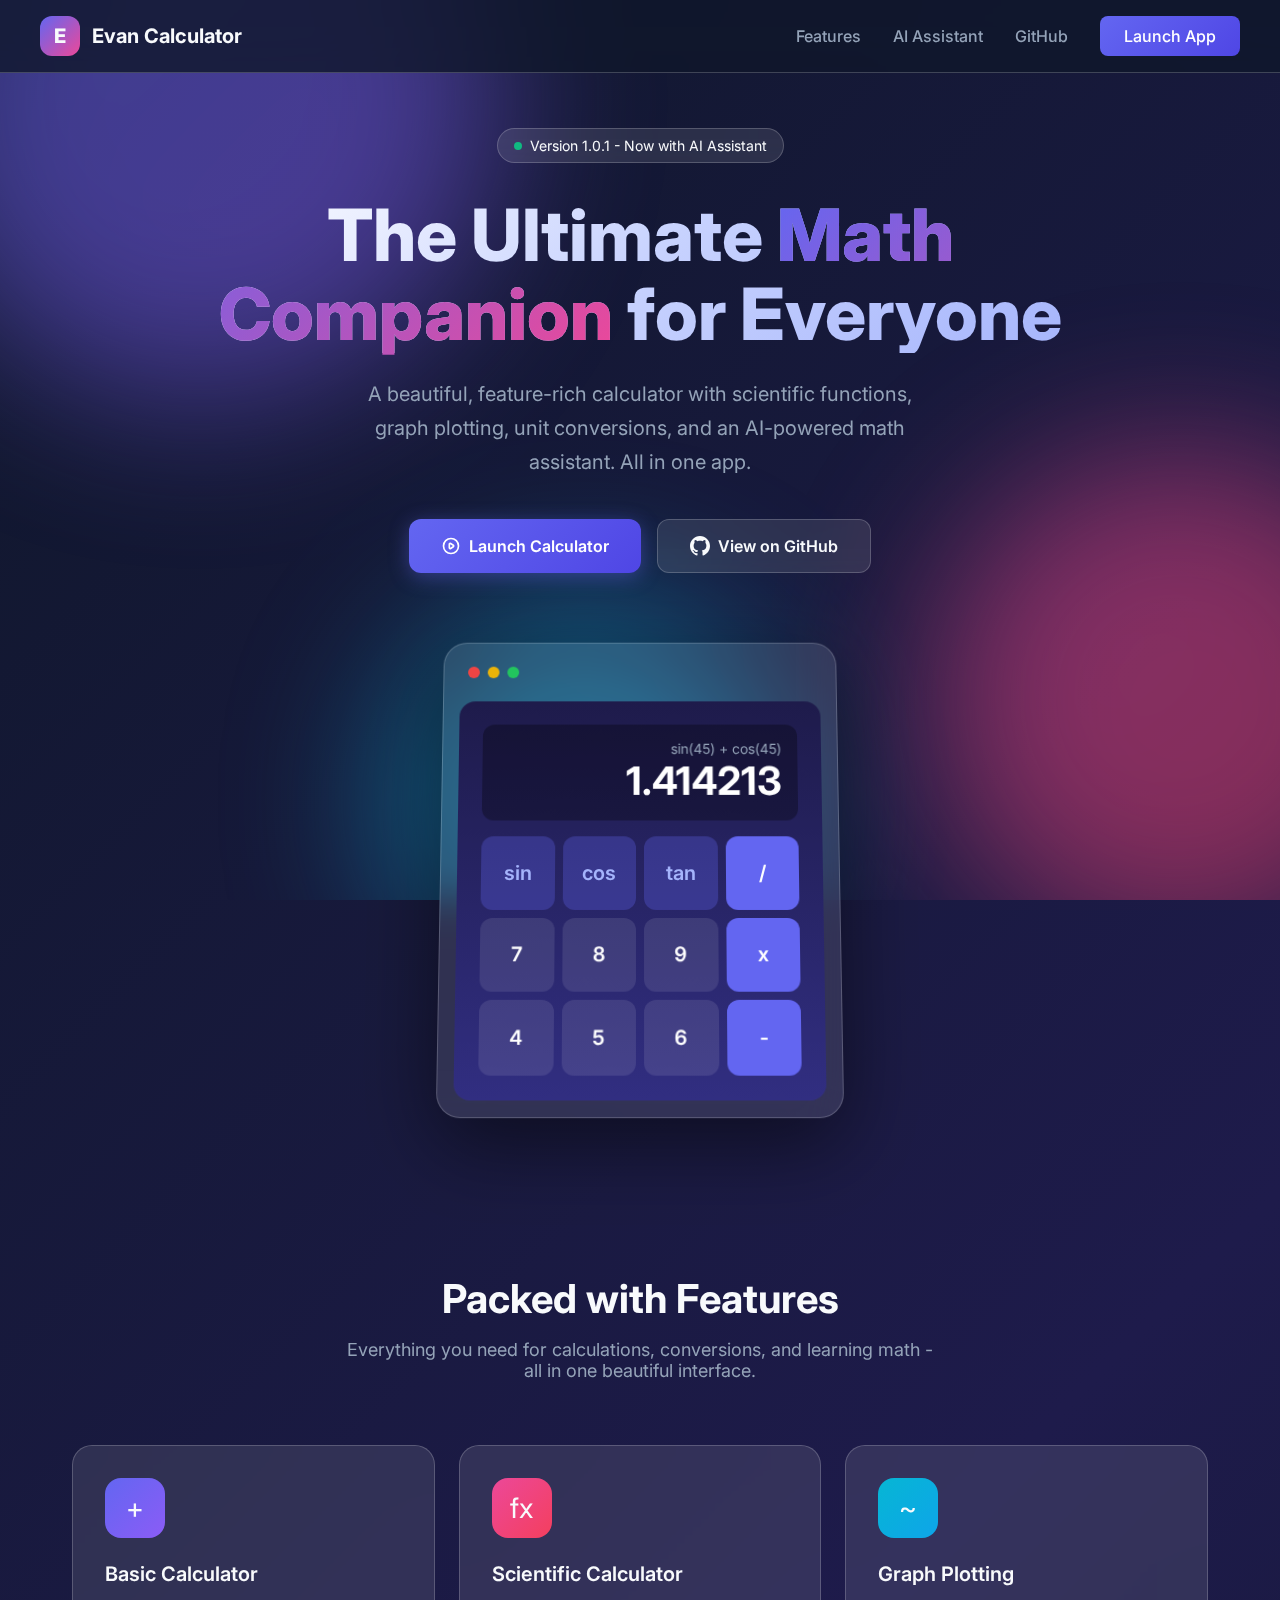
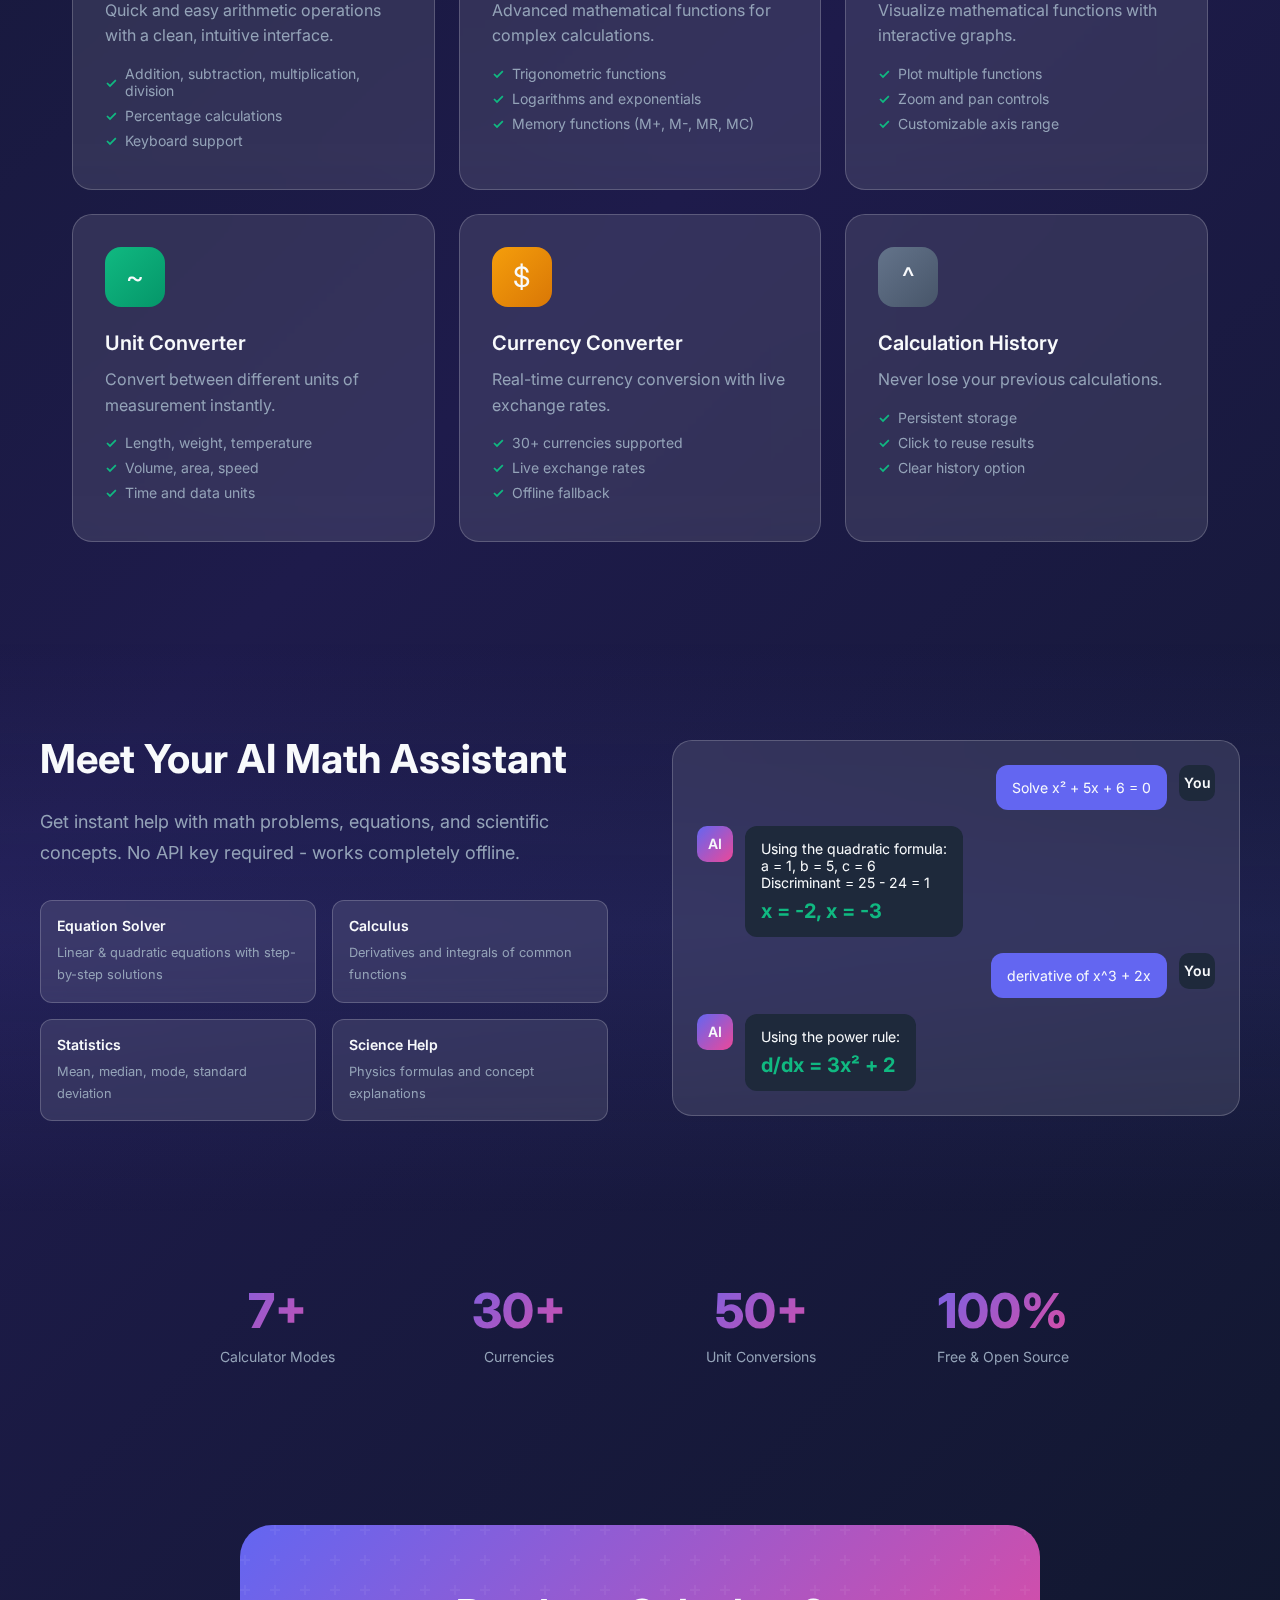
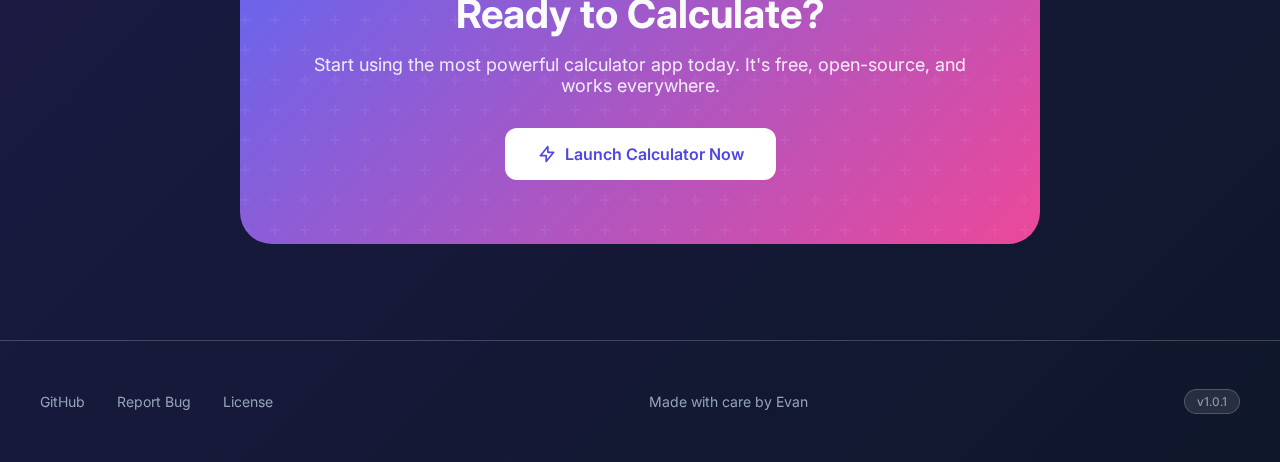
<file: landing.html>
<!DOCTYPE html>
<html lang="en">
<head>
    <meta charset="UTF-8">
    <meta name="viewport" content="width=device-width, initial-scale=1.0">
    <title>Evan Calculator - The Ultimate Math Companion</title>
    <link rel="preconnect" href="https://fonts.googleapis.com">
    <link rel="preconnect" href="https://fonts.gstatic.com" crossorigin>
    <link href="https://fonts.googleapis.com/css2?family=Inter:wght@300;400;500;600;700;800&display=swap" rel="stylesheet">
    <style>
        * {
            margin: 0;
            padding: 0;
            box-sizing: border-box;
        }

        :root {
            --primary: #6366f1;
            --primary-dark: #4f46e5;
            --secondary: #ec4899;
            --accent: #06b6d4;
            --dark: #0f172a;
            --dark-light: #1e293b;
            --text: #f8fafc;
            --text-muted: #94a3b8;
            --glass: rgba(255, 255, 255, 0.1);
            --glass-border: rgba(255, 255, 255, 0.2);
        }

        body {
            font-family: 'Inter', -apple-system, BlinkMacSystemFont, sans-serif;
            background: linear-gradient(135deg, #0f172a 0%, #1e1b4b 50%, #0f172a 100%);
            color: var(--text);
            min-height: 100vh;
            overflow-x: hidden;
        }

        /* Animated Background */
        .bg-animation {
            position: fixed;
            top: 0;
            left: 0;
            width: 100%;
            height: 100%;
            z-index: -1;
            overflow: hidden;
        }

        .bg-animation .shape {
            position: absolute;
            border-radius: 50%;
            filter: blur(80px);
            opacity: 0.5;
            animation: float 20s infinite ease-in-out;
        }

        .shape-1 {
            width: 600px;
            height: 600px;
            background: linear-gradient(135deg, #6366f1, #8b5cf6);
            top: -200px;
            left: -100px;
            animation-delay: 0s;
        }

        .shape-2 {
            width: 500px;
            height: 500px;
            background: linear-gradient(135deg, #ec4899, #f43f5e);
            top: 50%;
            right: -150px;
            animation-delay: -5s;
        }

        .shape-3 {
            width: 400px;
            height: 400px;
            background: linear-gradient(135deg, #06b6d4, #0ea5e9);
            bottom: -100px;
            left: 30%;
            animation-delay: -10s;
        }

        @keyframes float {
            0%, 100% { transform: translate(0, 0) rotate(0deg); }
            25% { transform: translate(50px, 50px) rotate(5deg); }
            50% { transform: translate(0, 100px) rotate(0deg); }
            75% { transform: translate(-50px, 50px) rotate(-5deg); }
        }

        /* Navigation */
        nav {
            position: fixed;
            top: 0;
            left: 0;
            right: 0;
            z-index: 1000;
            padding: 1rem 2rem;
            background: rgba(15, 23, 42, 0.8);
            backdrop-filter: blur(20px);
            border-bottom: 1px solid var(--glass-border);
        }

        .nav-container {
            max-width: 1200px;
            margin: 0 auto;
            display: flex;
            justify-content: space-between;
            align-items: center;
        }

        .logo {
            display: flex;
            align-items: center;
            gap: 0.75rem;
            text-decoration: none;
            color: var(--text);
        }

        .logo-icon {
            width: 40px;
            height: 40px;
            background: linear-gradient(135deg, var(--primary), var(--secondary));
            border-radius: 12px;
            display: flex;
            align-items: center;
            justify-content: center;
            font-weight: 800;
            font-size: 1.25rem;
        }

        .logo-text {
            font-weight: 700;
            font-size: 1.25rem;
        }

        .nav-links {
            display: flex;
            gap: 2rem;
            align-items: center;
        }

        .nav-links a {
            color: var(--text-muted);
            text-decoration: none;
            font-weight: 500;
            transition: color 0.3s;
        }

        .nav-links a:hover {
            color: var(--text);
        }

        .nav-cta {
            background: linear-gradient(135deg, var(--primary), var(--primary-dark));
            padding: 0.625rem 1.5rem;
            border-radius: 8px;
            color: white !important;
            font-weight: 600;
            transition: transform 0.3s, box-shadow 0.3s;
        }

        .nav-cta:hover {
            transform: translateY(-2px);
            box-shadow: 0 10px 30px rgba(99, 102, 241, 0.4);
        }

        /* Hero Section */
        .hero {
            min-height: 100vh;
            display: flex;
            align-items: center;
            justify-content: center;
            padding: 8rem 2rem 4rem;
            text-align: center;
        }

        .hero-content {
            max-width: 900px;
        }

        .badge {
            display: inline-flex;
            align-items: center;
            gap: 0.5rem;
            background: var(--glass);
            border: 1px solid var(--glass-border);
            padding: 0.5rem 1rem;
            border-radius: 100px;
            font-size: 0.875rem;
            margin-bottom: 2rem;
            backdrop-filter: blur(10px);
        }

        .badge-dot {
            width: 8px;
            height: 8px;
            background: #10b981;
            border-radius: 50%;
            animation: pulse 2s infinite;
        }

        @keyframes pulse {
            0%, 100% { opacity: 1; }
            50% { opacity: 0.5; }
        }

        .hero h1 {
            font-size: clamp(2.5rem, 6vw, 4.5rem);
            font-weight: 800;
            line-height: 1.1;
            margin-bottom: 1.5rem;
            background: linear-gradient(135deg, #fff 0%, #c7d2fe 50%, #a5b4fc 100%);
            -webkit-background-clip: text;
            -webkit-text-fill-color: transparent;
            background-clip: text;
        }

        .hero h1 span {
            background: linear-gradient(135deg, var(--primary), var(--secondary));
            -webkit-background-clip: text;
            background-clip: text;
        }

        .hero p {
            font-size: 1.25rem;
            color: var(--text-muted);
            max-width: 600px;
            margin: 0 auto 2.5rem;
            line-height: 1.7;
        }

        .hero-buttons {
            display: flex;
            gap: 1rem;
            justify-content: center;
            flex-wrap: wrap;
        }

        .btn {
            display: inline-flex;
            align-items: center;
            gap: 0.5rem;
            padding: 1rem 2rem;
            border-radius: 12px;
            font-weight: 600;
            font-size: 1rem;
            text-decoration: none;
            transition: all 0.3s;
            cursor: pointer;
            border: none;
        }

        .btn-primary {
            background: linear-gradient(135deg, var(--primary), var(--primary-dark));
            color: white;
            box-shadow: 0 4px 20px rgba(99, 102, 241, 0.4);
        }

        .btn-primary:hover {
            transform: translateY(-3px);
            box-shadow: 0 8px 30px rgba(99, 102, 241, 0.5);
        }

        .btn-secondary {
            background: var(--glass);
            color: var(--text);
            border: 1px solid var(--glass-border);
            backdrop-filter: blur(10px);
        }

        .btn-secondary:hover {
            background: rgba(255, 255, 255, 0.15);
            transform: translateY(-3px);
        }

        /* App Preview */
        .app-preview {
            margin-top: 4rem;
            position: relative;
        }

        .preview-container {
            background: var(--glass);
            border: 1px solid var(--glass-border);
            border-radius: 24px;
            padding: 1rem;
            backdrop-filter: blur(20px);
            box-shadow: 0 25px 80px rgba(0, 0, 0, 0.5);
            max-width: 400px;
            margin: 0 auto;
            transform: perspective(1000px) rotateX(5deg);
            transition: transform 0.5s;
        }

        .preview-container:hover {
            transform: perspective(1000px) rotateX(0deg);
        }

        .preview-header {
            display: flex;
            gap: 0.5rem;
            margin-bottom: 1rem;
            padding: 0.5rem;
        }

        .preview-dot {
            width: 12px;
            height: 12px;
            border-radius: 50%;
        }

        .preview-dot:nth-child(1) { background: #ef4444; }
        .preview-dot:nth-child(2) { background: #eab308; }
        .preview-dot:nth-child(3) { background: #22c55e; }

        .preview-screen {
            background: linear-gradient(180deg, #1e1b4b 0%, #312e81 100%);
            border-radius: 16px;
            padding: 1.5rem;
            min-height: 300px;
        }

        .preview-display {
            background: rgba(0, 0, 0, 0.3);
            border-radius: 12px;
            padding: 1rem;
            text-align: right;
            margin-bottom: 1rem;
        }

        .preview-expression {
            color: var(--text-muted);
            font-size: 0.875rem;
        }

        .preview-result {
            font-size: 2.5rem;
            font-weight: 700;
            color: white;
        }

        .preview-buttons {
            display: grid;
            grid-template-columns: repeat(4, 1fr);
            gap: 0.5rem;
        }

        .preview-btn {
            aspect-ratio: 1;
            border-radius: 12px;
            display: flex;
            align-items: center;
            justify-content: center;
            font-weight: 600;
            font-size: 1.25rem;
        }

        .preview-btn.num { background: rgba(255, 255, 255, 0.1); color: white; }
        .preview-btn.op { background: var(--primary); color: white; }
        .preview-btn.fn { background: rgba(99, 102, 241, 0.3); color: #a5b4fc; }

        /* Features Section */
        .features {
            padding: 6rem 2rem;
            max-width: 1200px;
            margin: 0 auto;
        }

        .section-header {
            text-align: center;
            margin-bottom: 4rem;
        }

        .section-header h2 {
            font-size: 2.5rem;
            font-weight: 700;
            margin-bottom: 1rem;
        }

        .section-header p {
            color: var(--text-muted);
            font-size: 1.125rem;
            max-width: 600px;
            margin: 0 auto;
        }

        .features-grid {
            display: grid;
            grid-template-columns: repeat(auto-fit, minmax(350px, 1fr));
            gap: 1.5rem;
        }

        .feature-card {
            background: var(--glass);
            border: 1px solid var(--glass-border);
            border-radius: 20px;
            padding: 2rem;
            backdrop-filter: blur(20px);
            transition: transform 0.3s, box-shadow 0.3s;
        }

        .feature-card:hover {
            transform: translateY(-5px);
            box-shadow: 0 20px 40px rgba(0, 0, 0, 0.3);
        }

        .feature-icon {
            width: 60px;
            height: 60px;
            border-radius: 16px;
            display: flex;
            align-items: center;
            justify-content: center;
            font-size: 1.75rem;
            margin-bottom: 1.5rem;
        }

        .feature-icon.basic { background: linear-gradient(135deg, #6366f1, #8b5cf6); }
        .feature-icon.scientific { background: linear-gradient(135deg, #ec4899, #f43f5e); }
        .feature-icon.graph { background: linear-gradient(135deg, #06b6d4, #0ea5e9); }
        .feature-icon.converter { background: linear-gradient(135deg, #10b981, #059669); }
        .feature-icon.currency { background: linear-gradient(135deg, #f59e0b, #d97706); }
        .feature-icon.ai { background: linear-gradient(135deg, #8b5cf6, #6366f1); }
        .feature-icon.history { background: linear-gradient(135deg, #64748b, #475569); }

        .feature-card h3 {
            font-size: 1.25rem;
            font-weight: 600;
            margin-bottom: 0.75rem;
        }

        .feature-card p {
            color: var(--text-muted);
            line-height: 1.6;
            margin-bottom: 1rem;
        }

        .feature-list {
            list-style: none;
        }

        .feature-list li {
            display: flex;
            align-items: center;
            gap: 0.5rem;
            color: var(--text-muted);
            font-size: 0.875rem;
            margin-bottom: 0.5rem;
        }

        .feature-list li::before {
            content: "✓";
            color: #10b981;
            font-weight: 600;
        }

        /* AI Section */
        .ai-section {
            padding: 6rem 2rem;
            background: linear-gradient(180deg, transparent 0%, rgba(99, 102, 241, 0.1) 50%, transparent 100%);
        }

        .ai-container {
            max-width: 1200px;
            margin: 0 auto;
            display: grid;
            grid-template-columns: 1fr 1fr;
            gap: 4rem;
            align-items: center;
        }

        .ai-content h2 {
            font-size: 2.5rem;
            font-weight: 700;
            margin-bottom: 1.5rem;
        }

        .ai-content p {
            color: var(--text-muted);
            font-size: 1.125rem;
            line-height: 1.7;
            margin-bottom: 2rem;
        }

        .ai-features {
            display: grid;
            grid-template-columns: 1fr 1fr;
            gap: 1rem;
        }

        .ai-feature {
            background: var(--glass);
            border: 1px solid var(--glass-border);
            border-radius: 12px;
            padding: 1rem;
            backdrop-filter: blur(10px);
        }

        .ai-feature h4 {
            font-size: 0.875rem;
            font-weight: 600;
            margin-bottom: 0.5rem;
            display: flex;
            align-items: center;
            gap: 0.5rem;
        }

        .ai-feature p {
            font-size: 0.8rem;
            color: var(--text-muted);
            margin: 0;
        }

        .ai-demo {
            background: var(--glass);
            border: 1px solid var(--glass-border);
            border-radius: 20px;
            padding: 1.5rem;
            backdrop-filter: blur(20px);
        }

        .ai-chat {
            display: flex;
            flex-direction: column;
            gap: 1rem;
        }

        .chat-message {
            display: flex;
            gap: 0.75rem;
            align-items: flex-start;
        }

        .chat-message.user {
            flex-direction: row-reverse;
        }

        .chat-avatar {
            width: 36px;
            height: 36px;
            border-radius: 10px;
            display: flex;
            align-items: center;
            justify-content: center;
            font-size: 0.875rem;
            font-weight: 600;
            flex-shrink: 0;
        }

        .chat-avatar.ai {
            background: linear-gradient(135deg, var(--primary), var(--secondary));
        }

        .chat-avatar.user {
            background: var(--dark-light);
        }

        .chat-bubble {
            background: var(--dark-light);
            padding: 0.875rem 1rem;
            border-radius: 12px;
            max-width: 280px;
        }

        .chat-message.user .chat-bubble {
            background: var(--primary);
        }

        .chat-bubble p {
            font-size: 0.875rem;
            margin: 0;
            color: var(--text);
        }

        .chat-bubble .result {
            font-size: 1.25rem;
            font-weight: 700;
            color: #10b981;
            margin-top: 0.5rem;
        }

        /* Stats Section */
        .stats {
            padding: 4rem 2rem;
            max-width: 1000px;
            margin: 0 auto;
        }

        .stats-grid {
            display: grid;
            grid-template-columns: repeat(4, 1fr);
            gap: 2rem;
            text-align: center;
        }

        .stat-item h3 {
            font-size: 3rem;
            font-weight: 800;
            background: linear-gradient(135deg, var(--primary), var(--secondary));
            -webkit-background-clip: text;
            -webkit-text-fill-color: transparent;
            background-clip: text;
        }

        .stat-item p {
            color: var(--text-muted);
            font-size: 0.875rem;
            margin-top: 0.5rem;
        }

        /* CTA Section */
        .cta {
            padding: 6rem 2rem;
            text-align: center;
        }

        .cta-container {
            max-width: 800px;
            margin: 0 auto;
            background: linear-gradient(135deg, var(--primary), var(--secondary));
            border-radius: 32px;
            padding: 4rem;
            position: relative;
            overflow: hidden;
        }

        .cta-container::before {
            content: "";
            position: absolute;
            top: 0;
            left: 0;
            right: 0;
            bottom: 0;
            background: url("data:image/svg+xml,%3Csvg width='60' height='60' viewBox='0 0 60 60' xmlns='http://www.w3.org/2000/svg'%3E%3Cg fill='none' fill-rule='evenodd'%3E%3Cg fill='%23ffffff' fill-opacity='0.1'%3E%3Cpath d='M36 34v-4h-2v4h-4v2h4v4h2v-4h4v-2h-4zm0-30V0h-2v4h-4v2h4v4h2V6h4V4h-4zM6 34v-4H4v4H0v2h4v4h2v-4h4v-2H6zM6 4V0H4v4H0v2h4v4h2V6h4V4H6z'/%3E%3C/g%3E%3C/g%3E%3C/svg%3E");
            opacity: 0.5;
        }

        .cta-container h2 {
            font-size: 2.5rem;
            font-weight: 700;
            margin-bottom: 1rem;
            position: relative;
        }

        .cta-container p {
            font-size: 1.125rem;
            opacity: 0.9;
            margin-bottom: 2rem;
            position: relative;
        }

        .cta-container .btn {
            background: white;
            color: var(--primary-dark);
            position: relative;
        }

        .cta-container .btn:hover {
            background: #f8fafc;
        }

        /* Footer */
        footer {
            padding: 3rem 2rem;
            border-top: 1px solid var(--glass-border);
        }

        .footer-container {
            max-width: 1200px;
            margin: 0 auto;
            display: flex;
            justify-content: space-between;
            align-items: center;
            flex-wrap: wrap;
            gap: 1rem;
        }

        .footer-links {
            display: flex;
            gap: 2rem;
        }

        .footer-links a {
            color: var(--text-muted);
            text-decoration: none;
            font-size: 0.875rem;
            transition: color 0.3s;
        }

        .footer-links a:hover {
            color: var(--text);
        }

        .footer-copy {
            color: var(--text-muted);
            font-size: 0.875rem;
        }

        .version-badge {
            background: var(--glass);
            border: 1px solid var(--glass-border);
            padding: 0.25rem 0.75rem;
            border-radius: 100px;
            font-size: 0.75rem;
            color: var(--text-muted);
        }

        /* Responsive */
        @media (max-width: 768px) {
            .nav-links {
                display: none;
            }

            .hero h1 {
                font-size: 2.25rem;
            }

            .hero p {
                font-size: 1rem;
            }

            .features-grid {
                grid-template-columns: 1fr;
            }

            .ai-container {
                grid-template-columns: 1fr;
            }

            .ai-demo {
                order: -1;
            }

            .stats-grid {
                grid-template-columns: repeat(2, 1fr);
            }

            .cta-container {
                padding: 2rem;
            }

            .footer-container {
                flex-direction: column;
                text-align: center;
            }
        }
    </style>
</head>
<body>
    <!-- Background Animation -->
    <div class="bg-animation">
        <div class="shape shape-1"></div>
        <div class="shape shape-2"></div>
        <div class="shape shape-3"></div>
    </div>

    <!-- Navigation -->
    <nav>
        <div class="nav-container">
            <a href="#" class="logo">
                <div class="logo-icon">E</div>
                <span class="logo-text">Evan Calculator</span>
            </a>
            <div class="nav-links">
                <a href="#features">Features</a>
                <a href="#ai">AI Assistant</a>
                <a href="https://github.com/evancoder36/calculatorapp" target="_blank">GitHub</a>
                <a href="index.html" class="nav-cta">Launch App</a>
            </div>
        </div>
    </nav>

    <!-- Hero Section -->
    <section class="hero">
        <div class="hero-content">
            <div class="badge">
                <span class="badge-dot"></span>
                Version 1.0.1 - Now with AI Assistant
            </div>
            <h1>The Ultimate <span>Math Companion</span> for Everyone</h1>
            <p>A beautiful, feature-rich calculator with scientific functions, graph plotting, unit conversions, and an AI-powered math assistant. All in one app.</p>
            <div class="hero-buttons">
                <a href="index.html" class="btn btn-primary">
                    <svg width="20" height="20" fill="none" stroke="currentColor" viewBox="0 0 24 24">
                        <path stroke-linecap="round" stroke-linejoin="round" stroke-width="2" d="M14.752 11.168l-3.197-2.132A1 1 0 0010 9.87v4.263a1 1 0 001.555.832l3.197-2.132a1 1 0 000-1.664z"/>
                        <path stroke-linecap="round" stroke-linejoin="round" stroke-width="2" d="M21 12a9 9 0 11-18 0 9 9 0 0118 0z"/>
                    </svg>
                    Launch Calculator
                </a>
                <a href="https://github.com/evancoder36/calculatorapp" target="_blank" class="btn btn-secondary">
                    <svg width="20" height="20" fill="currentColor" viewBox="0 0 24 24">
                        <path d="M12 0c-6.626 0-12 5.373-12 12 0 5.302 3.438 9.8 8.207 11.387.599.111.793-.261.793-.577v-2.234c-3.338.726-4.033-1.416-4.033-1.416-.546-1.387-1.333-1.756-1.333-1.756-1.089-.745.083-.729.083-.729 1.205.084 1.839 1.237 1.839 1.237 1.07 1.834 2.807 1.304 3.492.997.107-.775.418-1.305.762-1.604-2.665-.305-5.467-1.334-5.467-5.931 0-1.311.469-2.381 1.236-3.221-.124-.303-.535-1.524.117-3.176 0 0 1.008-.322 3.301 1.23.957-.266 1.983-.399 3.003-.404 1.02.005 2.047.138 3.006.404 2.291-1.552 3.297-1.23 3.297-1.23.653 1.653.242 2.874.118 3.176.77.84 1.235 1.911 1.235 3.221 0 4.609-2.807 5.624-5.479 5.921.43.372.823 1.102.823 2.222v3.293c0 .319.192.694.801.576 4.765-1.589 8.199-6.086 8.199-11.386 0-6.627-5.373-12-12-12z"/>
                    </svg>
                    View on GitHub
                </a>
            </div>

            <!-- App Preview -->
            <div class="app-preview">
                <div class="preview-container">
                    <div class="preview-header">
                        <div class="preview-dot"></div>
                        <div class="preview-dot"></div>
                        <div class="preview-dot"></div>
                    </div>
                    <div class="preview-screen">
                        <div class="preview-display">
                            <div class="preview-expression">sin(45) + cos(45)</div>
                            <div class="preview-result">1.414213</div>
                        </div>
                        <div class="preview-buttons">
                            <div class="preview-btn fn">sin</div>
                            <div class="preview-btn fn">cos</div>
                            <div class="preview-btn fn">tan</div>
                            <div class="preview-btn op">/</div>
                            <div class="preview-btn num">7</div>
                            <div class="preview-btn num">8</div>
                            <div class="preview-btn num">9</div>
                            <div class="preview-btn op">x</div>
                            <div class="preview-btn num">4</div>
                            <div class="preview-btn num">5</div>
                            <div class="preview-btn num">6</div>
                            <div class="preview-btn op">-</div>
                        </div>
                    </div>
                </div>
            </div>
        </div>
    </section>

    <!-- Features Section -->
    <section class="features" id="features">
        <div class="section-header">
            <h2>Packed with Features</h2>
            <p>Everything you need for calculations, conversions, and learning math - all in one beautiful interface.</p>
        </div>
        <div class="features-grid">
            <div class="feature-card">
                <div class="feature-icon basic">+</div>
                <h3>Basic Calculator</h3>
                <p>Quick and easy arithmetic operations with a clean, intuitive interface.</p>
                <ul class="feature-list">
                    <li>Addition, subtraction, multiplication, division</li>
                    <li>Percentage calculations</li>
                    <li>Keyboard support</li>
                </ul>
            </div>
            <div class="feature-card">
                <div class="feature-icon scientific">fx</div>
                <h3>Scientific Calculator</h3>
                <p>Advanced mathematical functions for complex calculations.</p>
                <ul class="feature-list">
                    <li>Trigonometric functions</li>
                    <li>Logarithms and exponentials</li>
                    <li>Memory functions (M+, M-, MR, MC)</li>
                </ul>
            </div>
            <div class="feature-card">
                <div class="feature-icon graph">~</div>
                <h3>Graph Plotting</h3>
                <p>Visualize mathematical functions with interactive graphs.</p>
                <ul class="feature-list">
                    <li>Plot multiple functions</li>
                    <li>Zoom and pan controls</li>
                    <li>Customizable axis range</li>
                </ul>
            </div>
            <div class="feature-card">
                <div class="feature-icon converter">~</div>
                <h3>Unit Converter</h3>
                <p>Convert between different units of measurement instantly.</p>
                <ul class="feature-list">
                    <li>Length, weight, temperature</li>
                    <li>Volume, area, speed</li>
                    <li>Time and data units</li>
                </ul>
            </div>
            <div class="feature-card">
                <div class="feature-icon currency">$</div>
                <h3>Currency Converter</h3>
                <p>Real-time currency conversion with live exchange rates.</p>
                <ul class="feature-list">
                    <li>30+ currencies supported</li>
                    <li>Live exchange rates</li>
                    <li>Offline fallback</li>
                </ul>
            </div>
            <div class="feature-card">
                <div class="feature-icon history">^</div>
                <h3>Calculation History</h3>
                <p>Never lose your previous calculations.</p>
                <ul class="feature-list">
                    <li>Persistent storage</li>
                    <li>Click to reuse results</li>
                    <li>Clear history option</li>
                </ul>
            </div>
        </div>
    </section>

    <!-- AI Section -->
    <section class="ai-section" id="ai">
        <div class="ai-container">
            <div class="ai-content">
                <h2>Meet Your AI Math Assistant</h2>
                <p>Get instant help with math problems, equations, and scientific concepts. No API key required - works completely offline.</p>
                <div class="ai-features">
                    <div class="ai-feature">
                        <h4>Equation Solver</h4>
                        <p>Linear & quadratic equations with step-by-step solutions</p>
                    </div>
                    <div class="ai-feature">
                        <h4>Calculus</h4>
                        <p>Derivatives and integrals of common functions</p>
                    </div>
                    <div class="ai-feature">
                        <h4>Statistics</h4>
                        <p>Mean, median, mode, standard deviation</p>
                    </div>
                    <div class="ai-feature">
                        <h4>Science Help</h4>
                        <p>Physics formulas and concept explanations</p>
                    </div>
                </div>
            </div>
            <div class="ai-demo">
                <div class="ai-chat">
                    <div class="chat-message user">
                        <div class="chat-avatar user">You</div>
                        <div class="chat-bubble">
                            <p>Solve x² + 5x + 6 = 0</p>
                        </div>
                    </div>
                    <div class="chat-message">
                        <div class="chat-avatar ai">AI</div>
                        <div class="chat-bubble">
                            <p>Using the quadratic formula:</p>
                            <p>a = 1, b = 5, c = 6</p>
                            <p>Discriminant = 25 - 24 = 1</p>
                            <p class="result">x = -2, x = -3</p>
                        </div>
                    </div>
                    <div class="chat-message user">
                        <div class="chat-avatar user">You</div>
                        <div class="chat-bubble">
                            <p>derivative of x^3 + 2x</p>
                        </div>
                    </div>
                    <div class="chat-message">
                        <div class="chat-avatar ai">AI</div>
                        <div class="chat-bubble">
                            <p>Using the power rule:</p>
                            <p class="result">d/dx = 3x² + 2</p>
                        </div>
                    </div>
                </div>
            </div>
        </div>
    </section>

    <!-- Stats Section -->
    <section class="stats">
        <div class="stats-grid">
            <div class="stat-item">
                <h3>7+</h3>
                <p>Calculator Modes</p>
            </div>
            <div class="stat-item">
                <h3>30+</h3>
                <p>Currencies</p>
            </div>
            <div class="stat-item">
                <h3>50+</h3>
                <p>Unit Conversions</p>
            </div>
            <div class="stat-item">
                <h3>100%</h3>
                <p>Free & Open Source</p>
            </div>
        </div>
    </section>

    <!-- CTA Section -->
    <section class="cta">
        <div class="cta-container">
            <h2>Ready to Calculate?</h2>
            <p>Start using the most powerful calculator app today. It's free, open-source, and works everywhere.</p>
            <a href="index.html" class="btn">
                <svg width="20" height="20" fill="none" stroke="currentColor" viewBox="0 0 24 24">
                    <path stroke-linecap="round" stroke-linejoin="round" stroke-width="2" d="M13 10V3L4 14h7v7l9-11h-7z"/>
                </svg>
                Launch Calculator Now
            </a>
        </div>
    </section>

    <!-- Footer -->
    <footer>
        <div class="footer-container">
            <div class="footer-links">
                <a href="https://github.com/evancoder36/calculatorapp" target="_blank">GitHub</a>
                <a href="https://github.com/evancoder36/calculatorapp/issues" target="_blank">Report Bug</a>
                <a href="https://github.com/evancoder36/calculatorapp/blob/main/LICENSE" target="_blank">License</a>
            </div>
            <p class="footer-copy">Made with care by Evan</p>
            <span class="version-badge">v1.0.1</span>
        </div>
    </footer>
</body>
</html>
</file>
